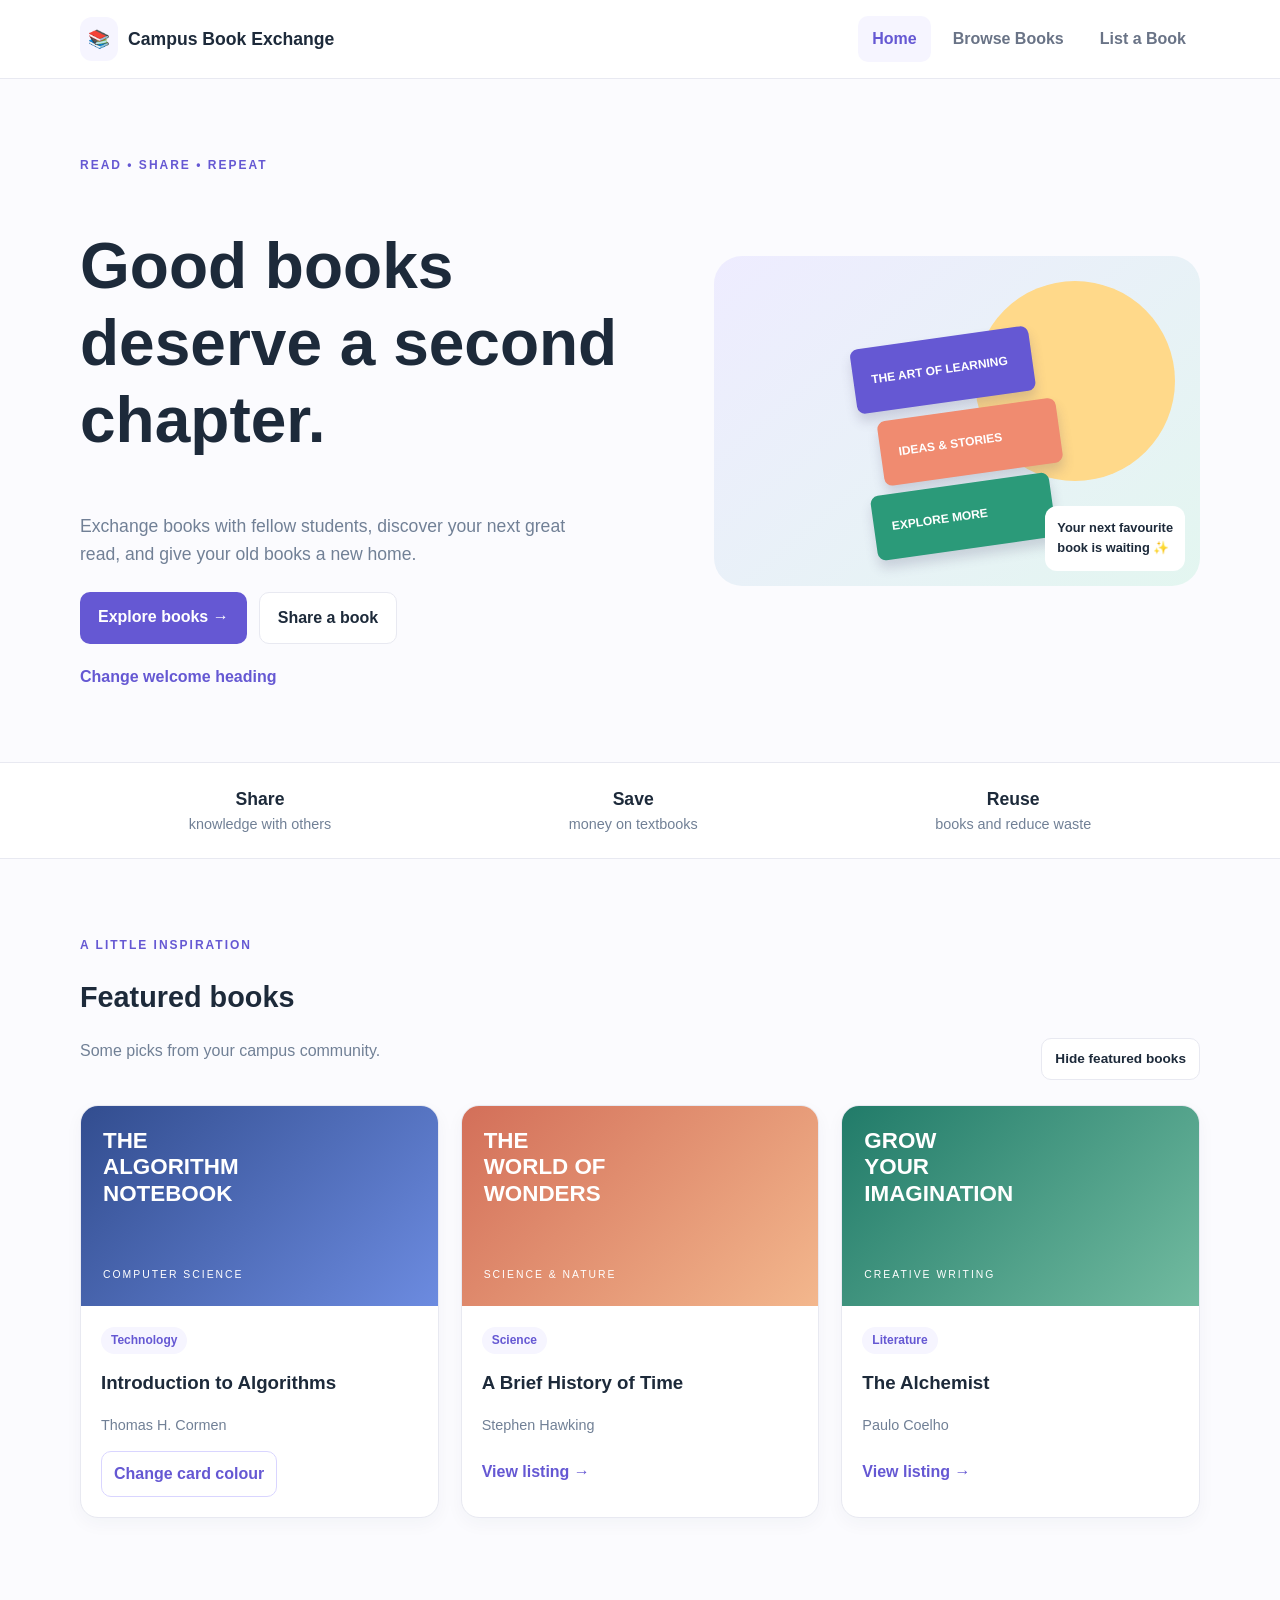
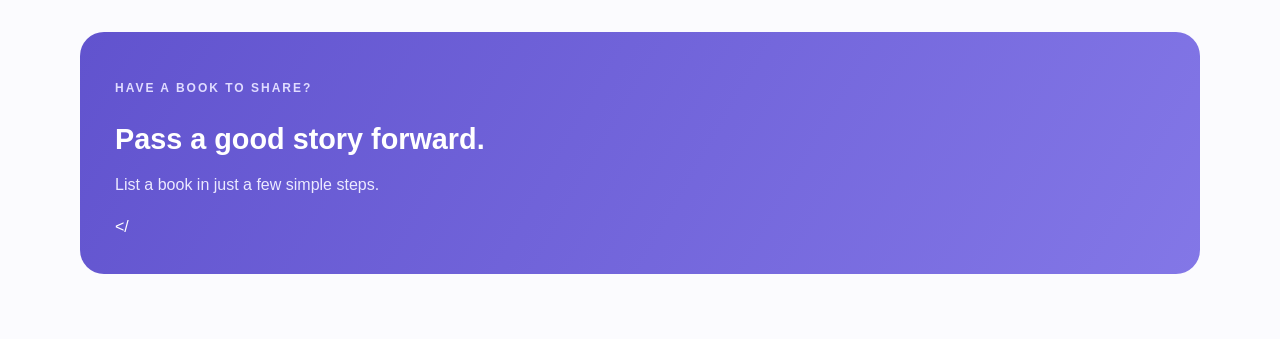
<file: index.html>
<!DOCTYPE html>
<html lang="en">
<head>
  <meta charset="UTF-8">
  <meta name="viewport" content="width=device-width, initial-scale=1.0">
  <title>Campus Book Exchange | Home</title>
  <link rel="stylesheet" href="style.css">
  <script src="script.js" defer></script>
</head>
<body>
  <header class="site-header">
    <div class="container header-inner">
      <a class="brand" href="index.html">
        <span class="brand-icon">📚</span> Campus Book Exchange
      </a>
      <nav class="nav-links">
        <a class="active" href="index.html">Home</a>
        <a href="books.html">Browse Books</a>
        <a href="list-book.html">List a Book</a>
      </nav>
    </div>
  </header>

  <main>
    <section class="hero container">
      <div class="hero-copy">
        <p class="eyebrow">READ • SHARE • REPEAT</p>
        <h1 id="mainHeading">Good books deserve a second chapter.</h1>
        <p class="hero-description">
          Exchange books with fellow students, discover your next great read,
          and give your old books a new home.
        </p>
        <div class="hero-actions">
          <a class="button primary" href="books.html">Explore books →</a>
          <a class="button secondary" href="list-book.html">Share a book</a>
        </div>
        <button class="text-button" id="changeHeadingBtn" type="button">
          Change welcome heading
        </button>
      </div>

      <div class="hero-art">
        <div class="art-sun"></div>
        <div class="book-stack">
          <div class="book book-one"><span>THE ART OF LEARNING</span></div>
          <div class="book book-two"><span>IDEAS &amp; STORIES</span></div>
          <div class="book book-three"><span>EXPLORE MORE</span></div>
        </div>
        <div class="art-note">Your next favourite<br>book is waiting ✨</div>
      </div>
    </section>

    <section class="stats-strip">
      <div class="container stats-grid">
        <div><strong>Share</strong><span>knowledge with others</span></div>
        <div><strong>Save</strong><span>money on textbooks</span></div>
        <div><strong>Reuse</strong><span>books and reduce waste</span></div>
      </div>
    </section>

    <section class="section container">
      <div class="section-heading">
        <div>
          <p class="eyebrow">A LITTLE INSPIRATION</p>
          <h2>Featured books</h2>
          <p>Some picks from your campus community.</p>
        </div>
        <button class="button secondary small" id="toggleFeaturedBtn" type="button">
          Hide featured books
        </button>
      </div>

      <div class="book-grid" id="featuredBooks">
        <article class="book-card featured-card">
          <div class="cover cover-blue">
            <span>THE<br>ALGORITHM<br>NOTEBOOK</span>
            <small>COMPUTER SCIENCE</small>
          </div>
          <div class="card-content">
            <span class="tag">Technology</span>
            <h3>Introduction to Algorithms</h3>
            <p class="muted">Thomas H. Cormen</p>
            <button class="button outline change-card-btn" type="button">
              Change card colour
            </button>
          </div>
        </article>

        <article class="book-card featured-card">
          <div class="cover cover-peach">
            <span>THE<br>WORLD OF<br>WONDERS</span>
            <small>SCIENCE &amp; NATURE</small>
          </div>
          <div class="card-content">
            <span class="tag">Science</span>
            <h3>A Brief History of Time</h3>
            <p class="muted">Stephen Hawking</p>
            <a class="card-link" href="books.html">View listing →</a>
          </div>
        </article>

        <article class="book-card featured-card">
          <div class="cover cover-green">
            <span>GROW<br>YOUR<br>IMAGINATION</span>
            <small>CREATIVE WRITING</small>
          </div>
          <div class="card-content">
            <span class="tag">Literature</span>
            <h3>The Alchemist</h3>
            <p class="muted">Paulo Coelho</p>
            <a class="card-link" href="books.html">View listing →</a>
          </div>
        </article>
      </div>
      <p class="notice" id="homeMessage" role="status"></p>
    </section>

    <section class="cta container">
      <div>
        <p class="eyebrow">HAVE A BOOK TO SHARE?</p>
        <h2>Pass a good story forward.</h2>
        <p>List a book in just a few simple steps.</p>
      </
</file>
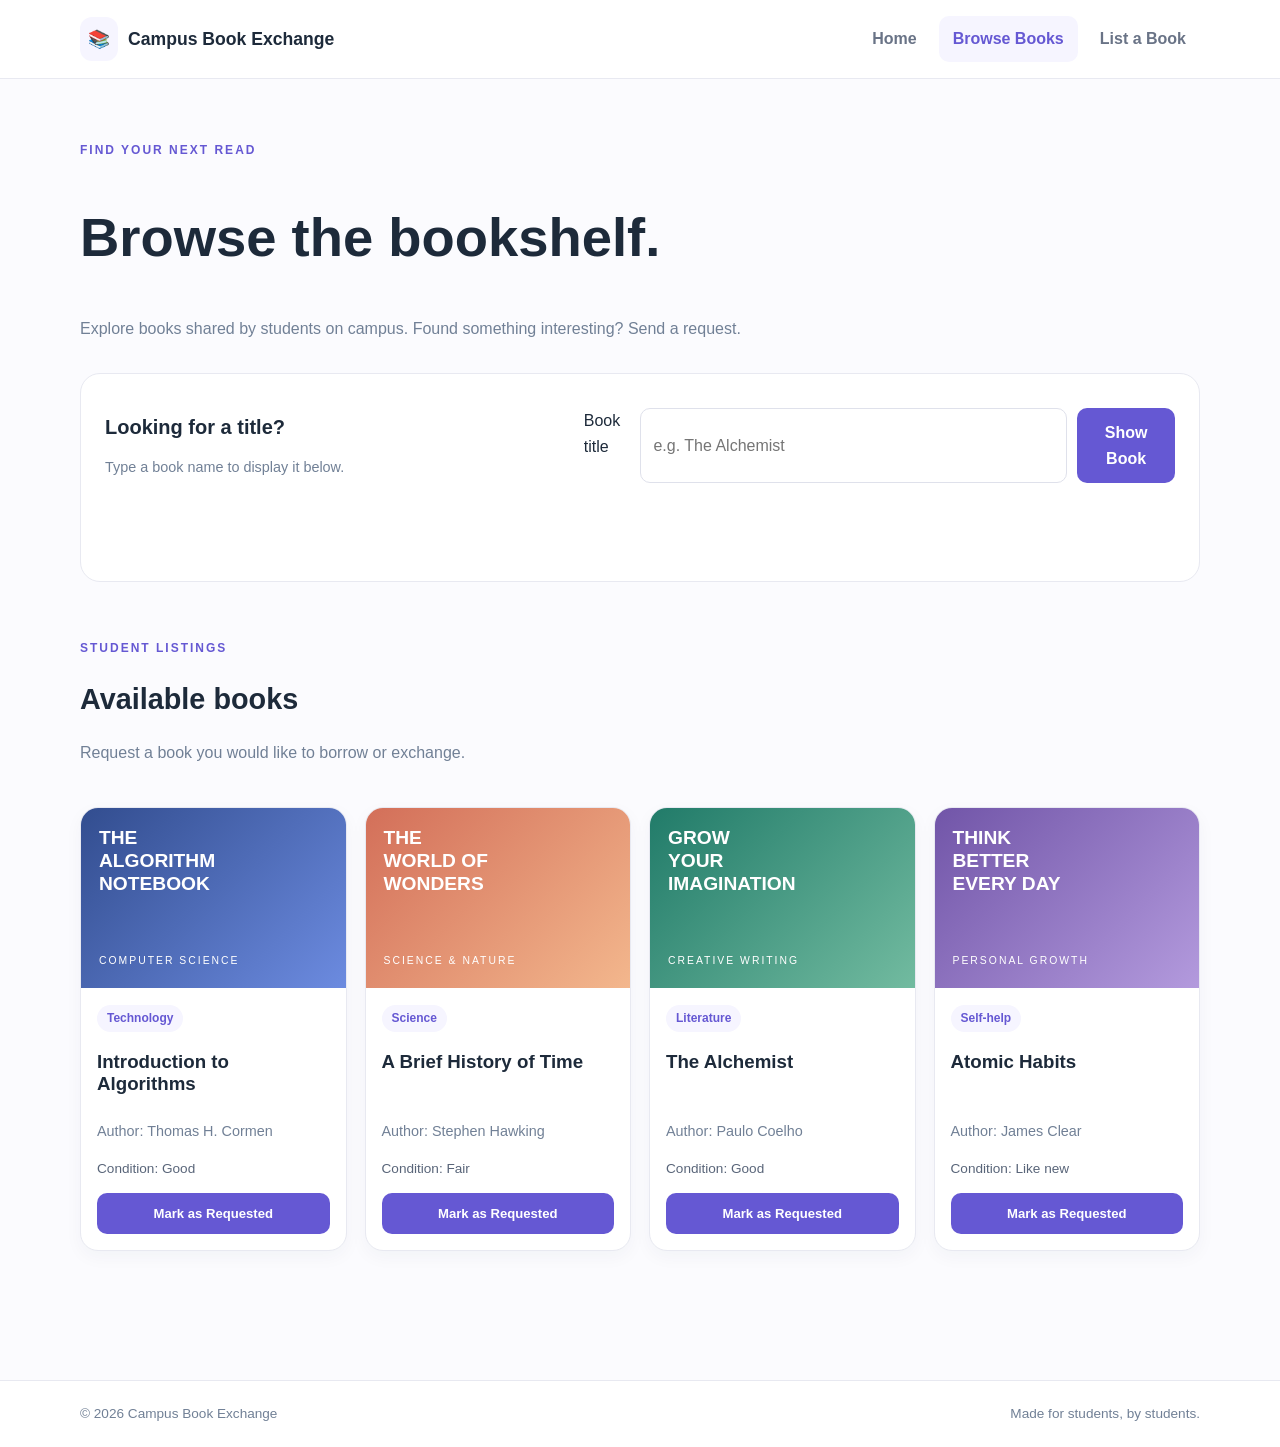
<file: books.html>
<!DOCTYPE html>
<html lang="en">
<head>
  <meta charset="UTF-8">
  <meta name="viewport" content="width=device-width, initial-scale=1.0">
  <title>Campus Book Exchange | Browse Books</title>
  <link rel="stylesheet" href="style.css">
  <script src="script.js" defer></script>
</head>
<body>
  <header class="site-header">
    <div class="container header-inner">
      <a class="brand" href="index.html">
        <span class="brand-icon">📚</span> Campus Book Exchange
      </a>
      <nav class="nav-links">
        <a href="index.html">Home</a>
        <a class="active" href="books.html">Browse Books</a>
        <a href="list-book.html">List a Book</a>
      </nav>
    </div>
  </header>

  <main class="container page-main">
    <section class="page-intro">
      <p class="eyebrow">FIND YOUR NEXT READ</p>
      <h1>Browse the bookshelf.</h1>
      <p>
        Explore books shared by students on campus.
        Found something interesting? Send a request.
      </p>
    </section>

    <section class="search-panel">
      <div>
        <h2>Looking for a title?</h2>
        <p class="muted">Type a book name to display it below.</p>
      </div>

      <div class="search-controls">
        <label class="sr-only" for="bookTitleSearch">Book title</label>
        <input id="bookTitleSearch" type="text" placeholder="e.g. The Alchemist">
        <button class="button primary" id="showBookBtn" type="button">
          Show Book
        </button>
      </div>

      <p class="notice full-width" id="searchMessage" role="status"></p>
      <div class="search-result full-width" id="shownBook" hidden></div>
    </section>

    <div class="section-heading listing-heading">
      <div>
        <p class="eyebrow">STUDENT LISTINGS</p>
        <h2>Available books</h2>
        <p>Request a book you would like to borrow or exchange.</p>
      </div>
    </div>

    <section class="book-grid browse-grid">
      <article class="book-card browse-card">
        <div class="cover cover-blue">
          <span>THE<br>ALGORITHM<br>NOTEBOOK</span>
          <small>COMPUTER SCIENCE</small>
        </div>
        <div class="card-content">
          <span class="tag">Technology</span>
          <h3>Introduction to Algorithms</h3>
          <p class="muted">Author: Thomas H. Cormen</p>
          <p class="condition">Condition: Good</p>
          <button class="button primary request-btn" type="button">
            Mark as Requested
          </button>
        </div>
      </article>

      <article class="book-card browse-card">
        <div class="cover cover-peach">
          <span>THE<br>WORLD OF<br>WONDERS</span>
          <small>SCIENCE &amp; NATURE</small>
        </div>
        <div class="card-content">
          <span class="tag">Science</span>
          <h3>A Brief History of Time</h3>
          <p class="muted">Author: Stephen Hawking</p>
          <p class="condition">Condition: Fair</p>
          <button class="button primary request-btn" type="button">
            Mark as Requested
          </button>
        </div>
      </article>

      <article class="book-card browse-card">
        <div class="cover cover-green">
          <span>GROW<br>YOUR<br>IMAGINATION</span>
          <small>CREATIVE WRITING</small>
        </div>
        <div class="card-content">
          <span class="tag">Literature</span>
          <h3>The Alchemist</h3>
          <p class="muted">Author: Paulo Coelho</p>
          <p class="condition">Condition: Good</p>
          <button class="button primary request-btn" type="button">
            Mark as Requested
          </button>
        </div>
      </article>

      <article class="book-card browse-card">
        <div class="cover cover-lilac">
          <span>THINK<br>BETTER<br>EVERY DAY</span>
          <small>PERSONAL GROWTH</small>
        </div>
        <div class="card-content">
          <span class="tag">Self-help</span>
          <h3>Atomic Habits</h3>
          <p class="muted">Author: James Clear</p>
          <p class="condition">Condition: Like new</p>
          <button class="button primary request-btn" type="button">
            Mark as Requested
          </button>
        </div>
      </article>
    </section>

    <p class="notice" id="browseMessage" role="status"></p>
  </main>

  <footer>
    <div class="container footer-inner">
      <span>© 2026 Campus Book Exchange</span>
      <span>Made for students, by students.</span>
    </div>
  </footer>
</body>
</html>
</file>
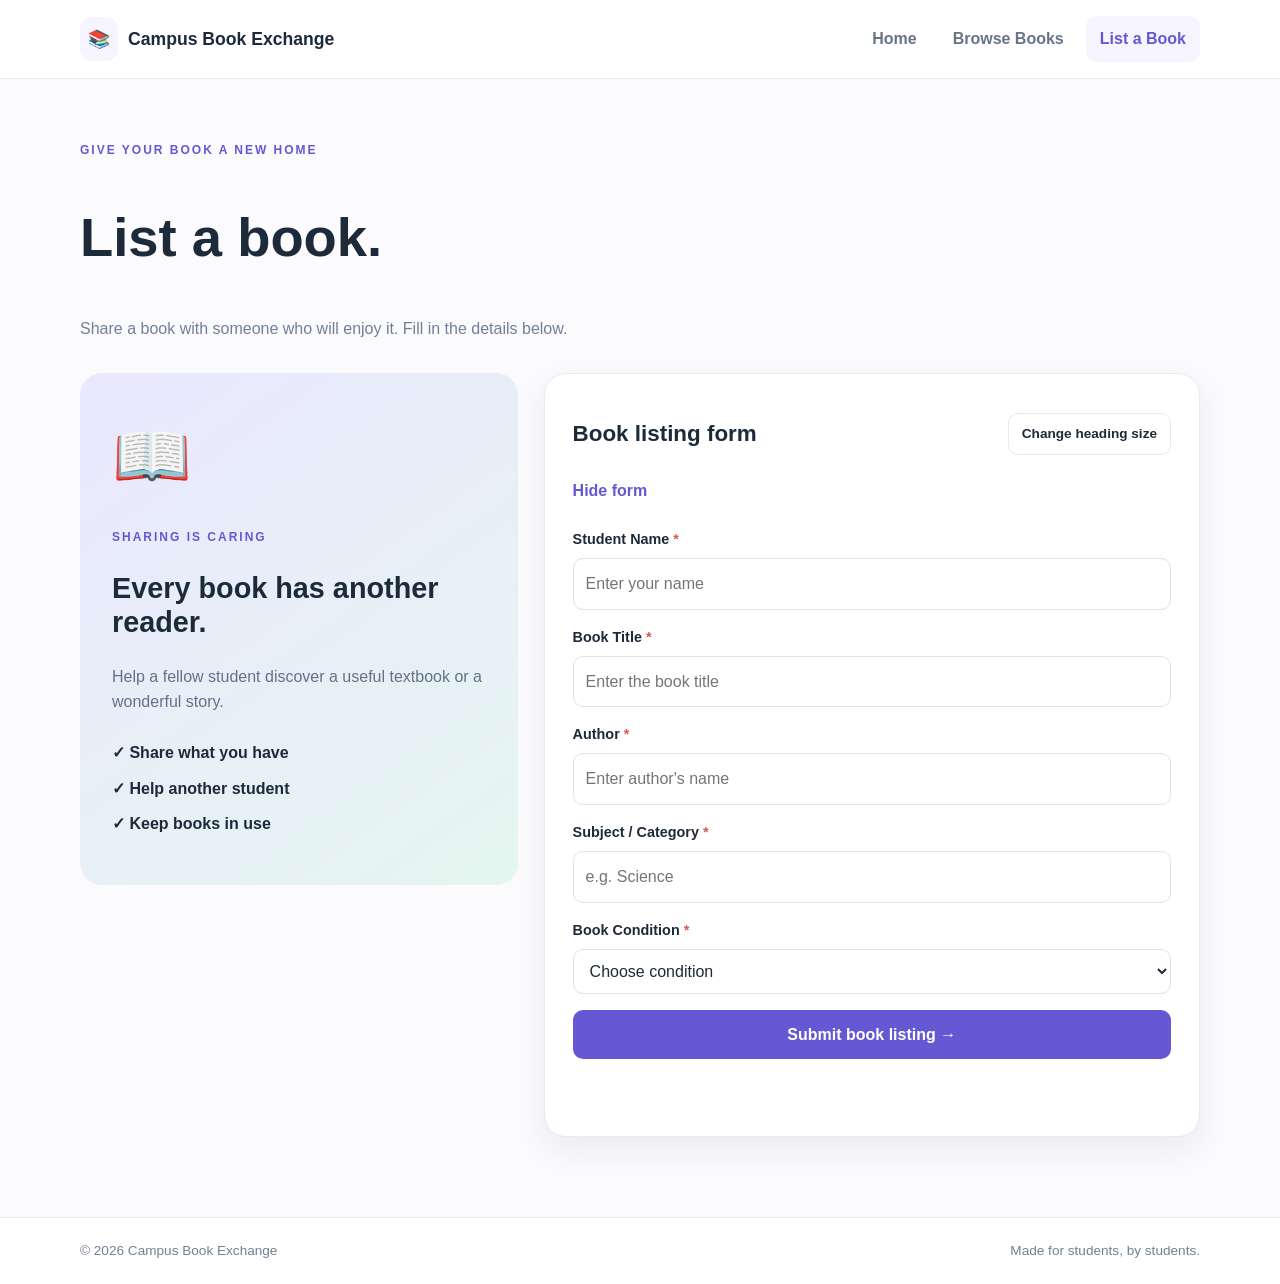
<file: list-books.html>
<!DOCTYPE html>
<html lang="en">
<head>
  <meta charset="UTF-8">
  <meta name="viewport" content="width=device-width, initial-scale=1.0">
  <title>Campus Book Exchange | List a Book</title>
  <link rel="stylesheet" href="style.css">
  <script src="script.js" defer></script>
</head>
<body>
  <header class="site-header">
    <div class="container header-inner">
      <a class="brand" href="index.html">
        <span class="brand-icon">📚</span> Campus Book Exchange
      </a>
      <nav class="nav-links">
        <a href="index.html">Home</a>
        <a href="books.html">Browse Books</a>
        <a class="active" href="list-book.html">List a Book</a>
      </nav>
    </div>
  </header>

  <main class="container page-main">
    <section class="page-intro">
      <p class="eyebrow">GIVE YOUR BOOK A NEW HOME</p>
      <h1>List a book.</h1>
      <p>
        Share a book with someone who will enjoy it.
        Fill in the details below.
      </p>
    </section>

    <section class="form-layout">
      <div class="form-side">
        <div class="form-illustration">📖</div>
        <p class="eyebrow">SHARING IS CARING</p>
        <h2>Every book has another reader.</h2>
        <p>
          Help a fellow student discover a useful textbook
          or a wonderful story.
        </p>
        <ul>
          <li>✓ Share what you have</li>
          <li>✓ Help another student</li>
          <li>✓ Keep books in use</li>
        </ul>
      </div>

      <div class="form-panel">
        <div class="form-title-row">
          <h2 id="formHeading">Book listing form</h2>
          <button class="button secondary small" id="changeFontBtn" type="button">
            Change heading size
          </button>
        </div>

        <button class="text-button" id="toggleFormBtn"
                type="button" aria-expanded="true">
          Hide form
        </button>

        <form id="bookForm" novalidate>
          <div class="field">
            <label for="studentName">Student Name <span>*</span></label>
            <input id="studentName" type="text" placeholder="Enter your name">
          </div>

          <div class="field">
            <label for="newBookTitle">Book Title <span>*</span></label>
            <input id="newBookTitle" type="text" placeholder="Enter the book title">
          </div>

          <div class="field">
            <label for="bookAuthor">Author <span>*</span></label>
            <input id="bookAuthor" type="text" placeholder="Enter author's name">
          </div>

          <div class="field">
            <label for="bookCategory">Subject / Category <span>*</span></label>
            <input id="bookCategory" type="text" placeholder="e.g. Science">
          </div>

          <div class="field">
            <label for="bookCondition">Book Condition <span>*</span></label>
            <select id="bookCondition">
              <option value="">Choose condition</option>
              <option>Like new</option>
              <option>Good</option>
              <option>Fair</option>
              <option>Needs repair</option>
            </select>
          </div>

          <button class="button primary submit-button" type="submit">
            Submit book listing →
          </button>
        </form>

        <p class="notice" id="formMessage" role="status"></p>
      </div>
    </section>
  </main>

  <footer>
    <div class="container footer-inner">
      <span>© 2026 Campus Book Exchange</span>
      <span>Made for students, by students.</span>
    </div>
  </footer>
</body>
</html>
</file>
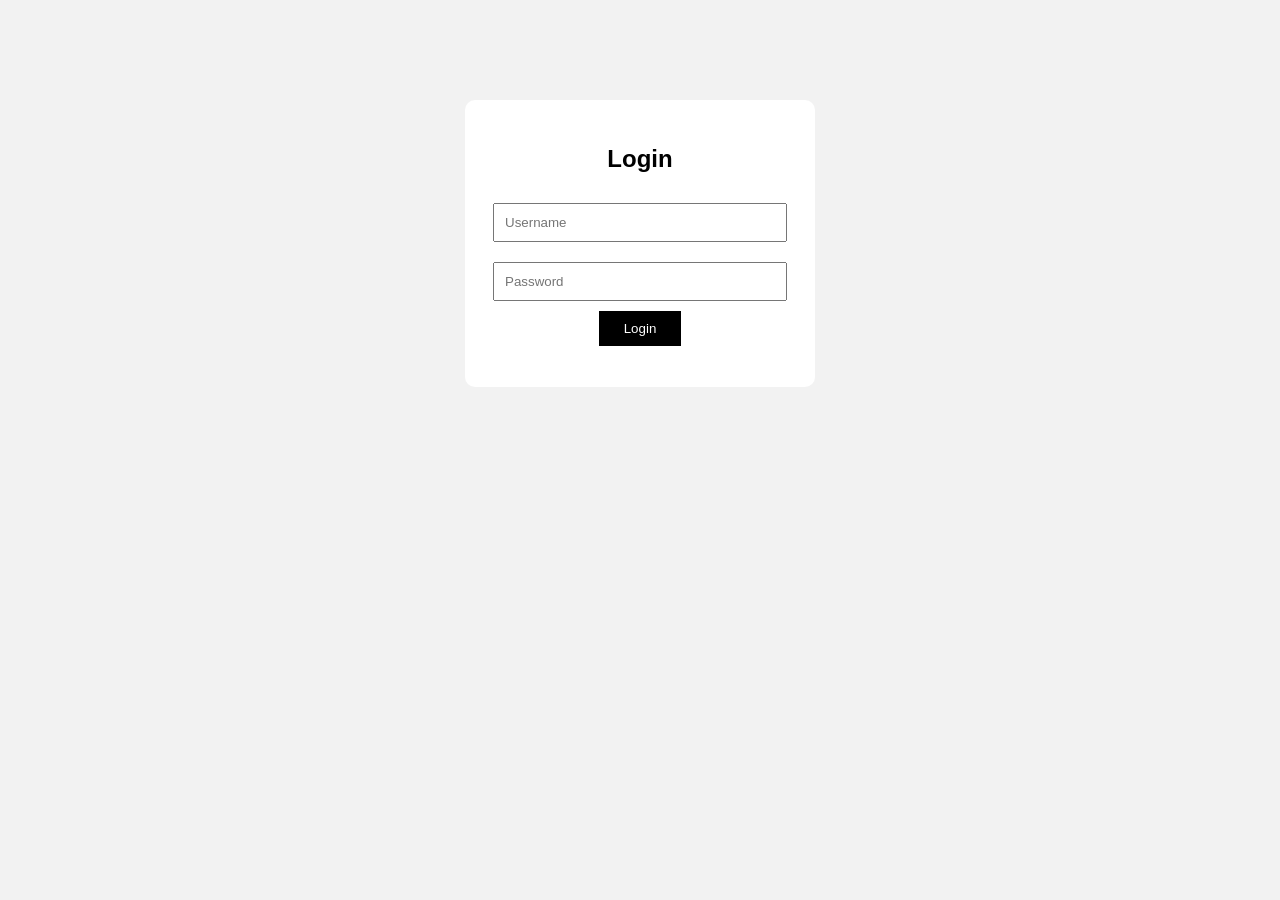
<file: main.html>
<!DOCTYPE html>
<html>
<head>
    <title>Login Page</title>

    <style>
        body {
            font-family: Arial;
            background-color: #f2f2f2;
        }

        .login-box {
            width: 300px;
            margin: 100px auto;
            padding: 25px;
            background-color: white;
            text-align: center;
            border-radius: 10px;
        }

        input {
            width: 90%;
            padding: 10px;
            margin: 10px 0;
        }

        button {
            padding: 10px 25px;
            background-color: black;
            color: white;
            border: none;
            cursor: pointer;
        }

        #message {
            font-weight: bold;
        }
    </style>
</head>

<body>

    <div class="login-box">

        <h2>Login</h2>

        <input type="text" id="username" placeholder="Username">

        <input type="password" id="password" placeholder="Password">

        <button onclick="login()">Login</button>

        <p id="message"></p>

    </div>


    <script>

        function login() {

            let username = document.getElementById("username").value;
            let password = document.getElementById("password").value;

            if (username == "admin" && password == "1234") {

                document.getElementById("message").innerHTML =
                    "Login Successful!";

                document.getElementById("message").style.color = "green";

            }

            else {

                document.getElementById("message").innerHTML =
                    "Invalid Username or Password";

                document.getElementById("message").style.color = "red";

            }
        }

    </script>

</body>
</html>
</file>
<file: style.css>
/* GENERAL STYLES */
:root {
  --ink: #1d2a3a;
  --muted: #718096;
  --purple: #6558d3;
  --purple-dark: #4c40b8;
  --pale: #f6f5ff;
  --line: #e8e9f1;
  --green: #2c9a78;
}

* {
  box-sizing: border-box;
}

body {
  margin: 0;
  font-family: Arial, sans-serif;
  color: var(--ink);
  background: #fbfbfe;
  line-height: 1.6;
}

h1, h2, h3 {
  line-height: 1.2;
}

h1 {
  font-size: clamp(2.4rem, 5vw, 4rem);
}

h2 {
  font-size: 1.8rem;
}

.container {
  width: min(1120px, calc(100% - 40px));
  margin: 0 auto;
}

/* NAVIGATION */
.site-header {
  background: white;
  border-bottom: 1px solid var(--line);
  position: sticky;
  top: 0;
  z-index: 5;
}

.header-inner {
  display: flex;
  align-items: center;
  justify-content: space-between;
  gap: 20px;
  min-height: 78px;
}

.brand {
  display: flex;
  align-items: center;
  gap: 10px;
  font-size: 1.1rem;
  font-weight: bold;
  text-decoration: none;
  color: var(--ink);
}

.brand-icon {
  background: var(--pale);
  padding: 8px;
  border-radius: 12px;
}

.nav-links {
  display: flex;
  gap: 8px;
}

.nav-links a {
  text-decoration: none;
  color: #697386;
  padding: 10px 14px;
  border-radius: 10px;
  font-weight: bold;
}

.nav-links a:hover,
.nav-links a.active {
  color: var(--purple);
  background: var(--pale);
}

/* BUTTONS */
.button {
  display: inline-block;
  padding: 12px 18px;
  border: none;
  border-radius: 10px;
  font: inherit;
  font-weight: bold;
  text-align: center;
  text-decoration: none;
  cursor: pointer;
  transition: 0.2s;
}

.button:hover {
  transform: translateY(-2px);
}

.primary {
  color: white;
  background: var(--purple);
}

.primary:hover {
  background: var(--purple-dark);
}

.secondary {
  color: var(--ink);
  background: white;
  border: 1px solid var(--line);
}

.small {
  padding: 9px 13px;
  font-size: 0.85rem;
}

.outline {
  background: white;
  color: var(--purple);
  border: 1px solid #d9d5ff;
  padding: 9px 12px;
  cursor: pointer;
}

.text-button {
  color: var(--purple);
  background: transparent;
  border: none;
  padding: 8px 0;
  font: inherit;
  font-weight: bold;
  cursor: pointer;
}

.light {
  color: var(--purple-dark);
  background: white;
}

/* HOMEPAGE HERO */
.hero {
  display: grid;
  grid-template-columns: 1.1fr 0.9fr;
  align-items: center;
  gap: 40px;
  padding-top: 65px;
  padding-bottom: 65px;
}

.eyebrow {
  font-size: 0.75rem;
  font-weight: bold;
  letter-spacing: 2px;
  color: var(--purple);
}

.hero-description {
  max-width: 520px;
  color: var(--muted);
  font-size: 1.1rem;
}

.hero-actions {
  display: flex;
  flex-wrap: wrap;
  gap: 12px;
  margin: 24px 0 12px;
}

.hero-art {
  min-height: 330px;
  border-radius: 28px;
  background: linear-gradient(140deg, #eeecff, #e3f6f0);
  position: relative;
  display: grid;
  place-items: center;
  overflow: hidden;
}

.art-sun {
  position: absolute;
  width: 200px;
  height: 200px;
  border-radius: 50%;
  background: #ffd98a;
  top: 25px;
  right: 25px;
}

.book-stack {
  position: relative;
  width: 230px;
  height: 230px;
  transform: rotate(-8deg);
}

.book {
  position: absolute;
  width: 180px;
  height: 65px;
  border-radius: 8px;
  left: 18px;
  display: flex;
  align-items: center;
  padding-left: 18px;
  color: white;
  font-weight: bold;
  font-size: 0.75rem;
  box-shadow: 0 8px 12px #4b467033;
}

.book-one {
  background: #6558d3;
  top: 30px;
}

.book-two {
  background: #f08b70;
  top: 105px;
  left: 35px;
}

.book-three {
  background: #2b9a79;
  top: 178px;
}

.art-note {
  position: absolute;
  bottom: 15px;
  right: 15px;
  background: white;
  padding: 12px;
  border-radius: 12px;
  font-size: 0.8rem;
  font-weight: bold;
}

/* STATS */
.stats-strip {
  background: white;
  border-top: 1px solid var(--line);
  border-bottom: 1px solid var(--line);
}

.stats-grid {
  display: flex;
  justify-content: space-around;
  gap: 20px;
  padding-top: 22px;
  padding-bottom: 22px;
}

.stats-grid div {
  display: flex;
  flex-direction: column;
  text-align: center;
}

.stats-grid strong {
  font-size: 1.1rem;
}

.stats-grid span {
  color: var(--muted);
  font-size: 0.9rem;
}

/* BOOK SECTIONS AND CARDS */
.section {
  padding-top: 65px;
  padding-bottom: 65px;
}

.section-heading {
  display: flex;
  align-items: end;
  justify-content: space-between;
  gap: 20px;
  margin-bottom: 25px;
}

.section-heading p:not(.eyebrow) {
  color: var(--muted);
}

.book-grid {
  display: grid;
  grid-template-columns: repeat(3, minmax(0, 1fr));
  gap: 22px;
}

.book-card {
  background: white;
  border: 1px solid var(--line);
  border-radius: 18px;
  overflow: hidden;
  box-shadow: 0 6px 18px #1f29480a;
  transition: 0.2s;
}

.book-card:hover {
  transform: translateY(-4px);
  box-shadow: 0 12px 30px #1f294814;
}

/* Required card-colour interaction */
.book-card.highlight-card {
  background: #fff0c9;
  border: 2px solid #f0b84b;
}

.cover {
  height: 200px;
  padding: 22px;
  display: flex;
  flex-direction: column;
  justify-content: space-between;
  color: white;
}

.cover span {
  font-size: 1.4rem;
  font-weight: bold;
  line-height: 1.2;
}

.cover small {
  font-size: 0.65rem;
  letter-spacing: 2px;
}

.cover-blue {
  background: linear-gradient(135deg, #324d8f, #6c8be0);
}

.cover-peach {
  background: linear-gradient(135deg, #d36f59, #f3b78d);
}

.cover-green {
  background: linear-gradient(135deg, #217b69, #72bba0);
}

.cover-lilac {
  background: linear-gradient(135deg, #7155a8, #b39add);
}

.card-content {
  padding: 20px;
}

.tag {
  display: inline-block;
  color: var(--purple);
  background: var(--pale);
  border-radius: 20px;
  padding: 4px 10px;
  font-size: 0.75rem;
  font-weight: bold;
}

.muted {
  color: var(--muted);
  font-size: 0.9rem;
}

.card-link {
  display: inline-block;
  margin-top: 8px;
  color: var(--purple);
  font-weight: bold;
  text-decoration: none;
}

.notice {
  min-height: 1.4em;
  color: var(--green);
  font-weight: bold;
  font-size: 0.9rem;
}

/* BOTTOM BANNER */
.cta {
  display: flex;
  align-items: center;
  justify-content: space-between;
  gap: 24px;
  background: linear-gradient(120deg, #6153ce, #8377e7);
  border-radius: 24px;
  padding: 35px;
  color: white;
  margin-bottom: 65px;
}

.cta .eyebrow {
  color: #e0dcff;
}

.cta p:not(.eyebrow) {
  color: #eceaff;
}

.cta h2 {
  margin-bottom: 8px;
}

/* FOOTER */
footer {
  border-top: 1px solid var(--line);
  background: white;
  color: var(--muted);
  font-size: 0.85rem;
}

.footer-inner {
  display: flex;
  justify-content: space-between;
  gap: 20px;
  padding-top: 22px;
  padding-bottom: 22px;
}

/* OTHER PAGES */
.page-main {
  padding-top: 50px;
  padding-bottom: 80px;
  min-height: 80vh;
}

.page-intro {
  max-width: 720px;
  margin-bottom: 32px;
}

.page-intro h1 {
  font-size: clamp(2.4rem, 5vw, 3.4rem);
}

.page-intro p:last-child {
  color: var(--muted);
}

.search-panel {
  display: grid;
  grid-template-columns: 1fr 1.3fr;
  align-items: center;
  gap: 15px 24px;
  background: white;
  border: 1px solid var(--line);
  border-radius: 20px;
  padding: 24px;
  margin-bottom: 45px;
}

.search-panel h2 {
  font-size: 1.25rem;
}

.search-controls {
  display: flex;
  gap: 10px;
}

input,
select {
  width: 100%;
  min-width: 0;
  padding: 12px;
  border: 1px solid #dfe1eb;
  border-radius: 10px;
  font: inherit;
  color: var(--ink);
  background: white;
}

input:focus,
select:focus {
  outline: 2px solid #d9d5ff;
  border-color: var(--purple);
}

.full-width {
  grid-column: 1 / -1;
}

.search-result {
  padding: 13px 16px;
  background: var(--pale);
  border-radius: 10px;
  color: var(--purple-dark);
  font-weight: bold;
}

.browse-grid {
  grid-template-columns: repeat(4, minmax(0, 1fr));
  gap: 18px;
}

.browse-card .cover {
  height: 180px;
  padding: 18px;
}

.browse-card .cover span {
  font-size: 1.2rem;
}

.browse-card .card-content {
  padding: 16px;
}

.browse-card h3 {
  min-height: 2.7em;
}

.condition {
  font-size: 0.85rem;
  color: #596579;
}

.request-btn {
  width: 100%;
  padding: 10px 8px;
  font-size: 0.82rem;
}

.request-btn.requested {
  background: #e5f6ef;
  color: #207456;
  box-shadow: none;
  cursor: default;
}

/* LIST BOOK FORM */
.form-layout {
  display: grid;
  grid-template-columns: 0.8fr 1.2fr;
  gap: 26px;
  align-items: start;
}

.form-side {
  background: linear-gradient(145deg, #eae8ff, #e5f6ef);
  border-radius: 22px;
  padding: 32px;
  min-height: 420px;
}

.form-illustration {
  font-size: 4rem;
  margin-bottom: 20px;
}

.form-side p:not(.eyebrow) {
  color: #657187;
}

.form-side ul {
  list-style: none;
  padding: 0;
  margin-top: 25px;
  font-weight: bold;
}

.form-side li {
  margin: 10px 0;
}

.form-panel {
  background: white;
  border: 1px solid var(--line);
  border-radius: 22px;
  padding: 28px;
  box-shadow: 0 12px 32px #1f294814;
}

.form-title-row {
  display: flex;
  justify-content: space-between;
  align-items: center;
  gap: 14px;
  margin-bottom: 4px;
}

.form-title-row h2 {
  font-size: 1.4rem;
}

#bookForm {
  display: grid;
  gap: 16px;
  margin-top: 16px;
}

.field {
  display: flex;
  flex-direction: column;
  gap: 7px;
}

.field label {
  font-size: 0.9rem;
  font-weight: bold;
}

.field label span {
  color: #d75b5b;
}

.submit-button {
  width: 100%;
}

.error-message {
  color: #c43f48;
}

[hidden] {
  display: none !important;
}

/* RESPONSIVE DESIGN */
@media (max-width: 900px) {
  .hero {
    gap: 25px;
  }

  .browse-grid {
    grid-template-columns: repeat(2, minmax(0, 1fr));
  }

  .form-layout {
    grid-template-columns: 1fr;
  }
}

@media (max-width: 620px) {
  .container {
    width: calc(100% - 28px);
  }

  .header-inner {
    flex-direction: column;
    align-items: flex-start;
    padding-top: 12px;
    padding-bottom: 12px;
    gap: 8px;
  }

  .nav-links {
    width: 100%;
    gap: 2px;
  }

  .nav-links a {
    padding: 8px;
    font-size: 0.8rem;
  }

  .hero {
    grid-template-columns: 1fr;
    padding-top: 40px;
    padding-bottom: 40px;
  }

  .stats-grid {
    gap: 10px;
  }

  .stats-grid span {
    font-size: 0.75rem;
  }

  .section-heading {
    align-items: flex-start;
    flex-direction: column;
  }

  .book-grid,
  .browse-grid {
    grid-template-columns: 1fr;
  }

  .cta {
    flex-direction: column;
    align-items: flex-start;
    padding: 25px;
    margin-bottom: 40px;
  }

  .footer-inner {
    flex-direction: column;
    gap: 4px;
  }

  .search-panel {
    grid-template-columns: 1fr;
    padding: 18px;
  }

  .search-controls {
    flex-direction: column;
  }

  .form-panel {
    padding: 20px;
  }

  .form-title-row {
    align-items: flex-start;
    flex-direction: column;
  }
}
</file>
